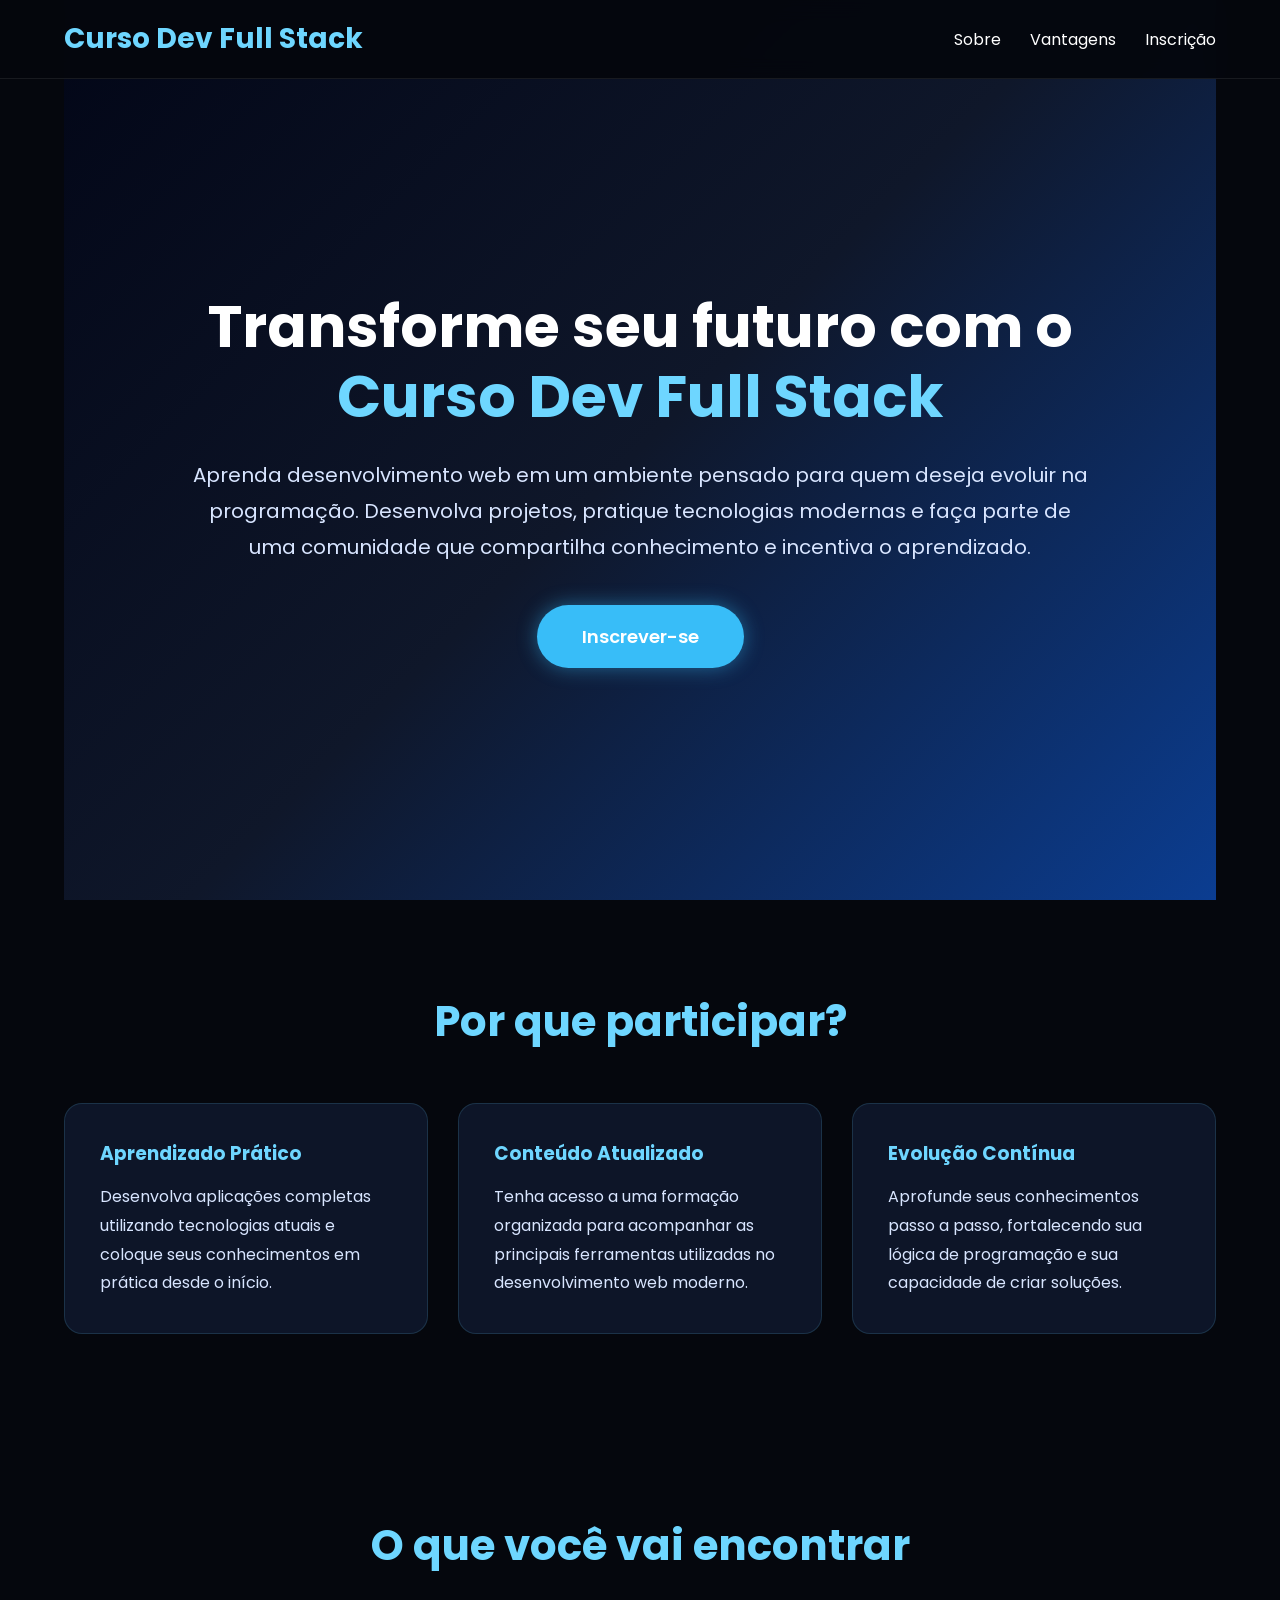
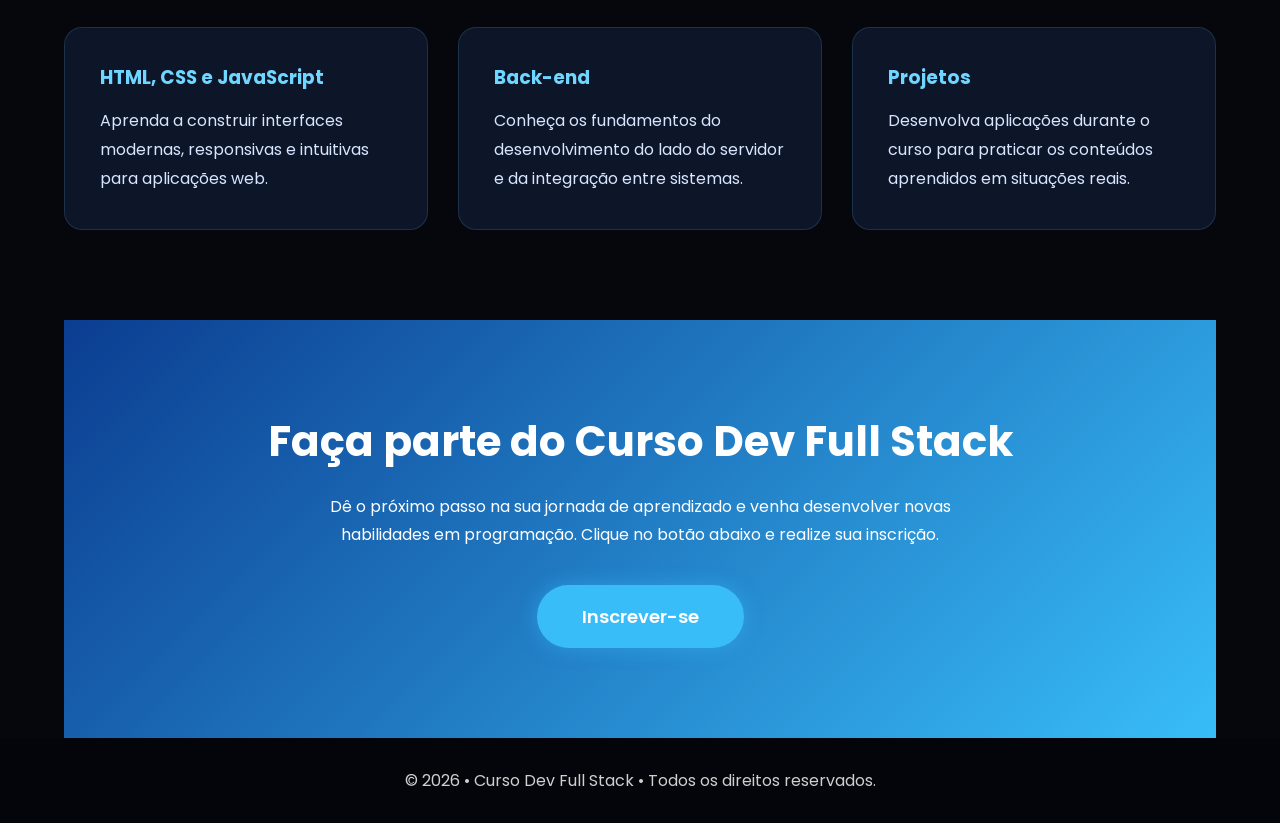
<file: index.html>
<!DOCTYPE html>
<html lang="pt-BR">

<head>
    <meta charset="UTF-8">
    <meta name="viewport" content="width=device-width, initial-scale=1.0">
    <title>Curso Dev Full Stack</title>
    <link rel="stylesheet" href="style2.css">
    <link href="https://fonts.googleapis.com/css2?family=Poppins:wght@300;400;500;600;700;800&display=swap"
        rel="stylesheet">
</head>

<body>

    <header>

        <div class="menu">

            <div class="logo">
                Curso Dev Full Stack
            </div>

            <nav>
                <a href="#sobre">Sobre</a>
                <a href="#vantagens">Vantagens</a>
                <a href="#inscricao">Inscrição</a>
            </nav>

        </div>

    </header>

    <section class="hero">

        <div class="hero-content">

            <h1>
                Transforme seu futuro com o <span>Curso Dev Full Stack</span>
            </h1>

            <p>
                Aprenda desenvolvimento web em um ambiente pensado para quem deseja evoluir na programação. Desenvolva
                projetos, pratique tecnologias modernas e faça parte de uma comunidade que compartilha conhecimento e
                incentiva o aprendizado.
            </p>

            <a href="formulario.html" class="btn">
                Inscrever-se
            </a>

        </div>

    </section>

    <section id="sobre">

        <h2 class="titulo">
            Por que participar?
        </h2>

        <div class="cards">

            <div class="card">
                <h3>Aprendizado Prático</h3>
                <p>
                    Desenvolva aplicações completas utilizando tecnologias atuais e coloque seus conhecimentos em
                    prática desde o início.
                </p>
            </div>

            <div class="card">
                <h3>Conteúdo Atualizado</h3>
                <p>
                    Tenha acesso a uma formação organizada para acompanhar as principais ferramentas utilizadas no
                    desenvolvimento web moderno.
                </p>
            </div>

            <div class="card">
                <h3>Evolução Contínua</h3>
                <p>
                    Aprofunde seus conhecimentos passo a passo, fortalecendo sua lógica de programação e sua capacidade
                    de criar soluções.
                </p>
            </div>

        </div>

    </section>

    <section id="vantagens">

        <h2 class="titulo">
            O que você vai encontrar
        </h2>

        <div class="cards">

            <div class="card">
                <h3>HTML, CSS e JavaScript</h3>
                <p>
                    Aprenda a construir interfaces modernas, responsivas e intuitivas para aplicações web.
                </p>
            </div>

            <div class="card">
                <h3>Back-end</h3>
                <p>
                    Conheça os fundamentos do desenvolvimento do lado do servidor e da integração entre sistemas.
                </p>
            </div>

            <div class="card">
                <h3>Projetos</h3>
                <p>
                    Desenvolva aplicações durante o curso para praticar os conteúdos aprendidos em situações reais.
                </p>
            </div>

        </div>

    </section>

    <section class="cta" id="inscricao">

        <h2>
            Faça parte do Curso Dev Full Stack
        </h2>

        <p>
            Dê o próximo passo na sua jornada de aprendizado e venha desenvolver novas habilidades em programação.
            Clique no botão abaixo e realize sua inscrição.
        </p>

        <a href="formulario.html" class="btn">
            Inscrever-se
        </a>

    </section>

    <footer>

        <p>
            © 2026 • Curso Dev Full Stack • Todos os direitos reservados.
        </p>

    </footer>

</body>

</html>
</file>
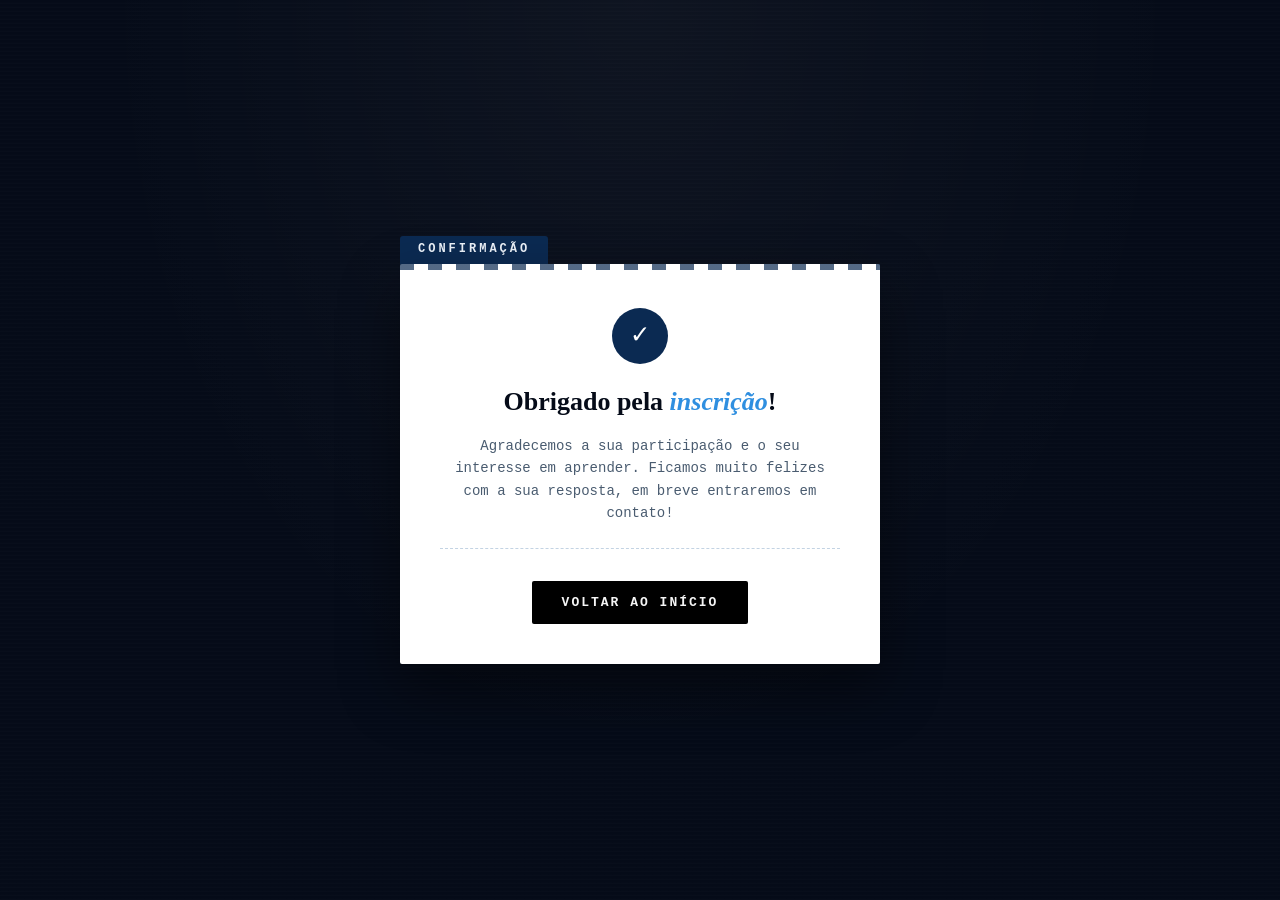
<file: agradecimento.html>
<!DOCTYPE html>
<html lang="pt-BR">
<head>
    <meta charset="UTF-8">
    <meta name="viewport" content="width=device-width, initial-scale=1.0">
    <title>Agradecimento</title>
    <link rel="stylesheet" href="style3.css">
</head>

<body>

    <div class="case-file">
        <span class="tab">Confirmação</span>
        <div class="folder">
            <div class="check">✓</div>

            <h1>Obrigado pela <span>inscrição</span>!</h1>

            <p class="msg">
                Agradecemos a sua participação e o seu interesse em aprender.
                Ficamos muito felizes com a sua resposta, em breve entraremos
                em contato!
            </p>

            <a href="index.html" class="back-btn">Voltar ao início</a>
        </div>
    </div>

</body>
</html>
</file>
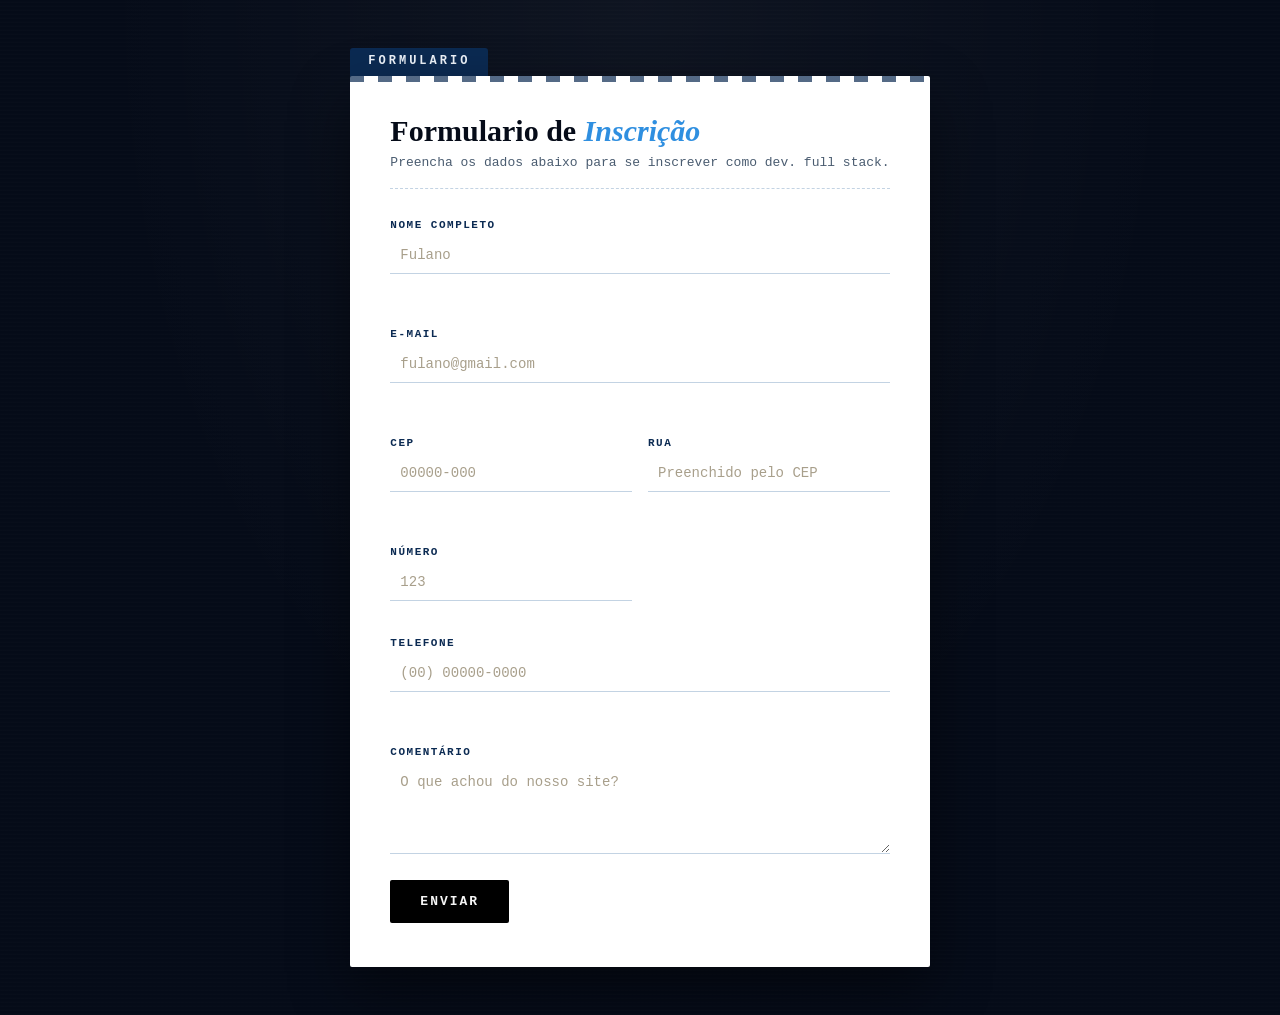
<file: formulario.html>
<!DOCTYPE html>
<html lang="pt-BR">

<head>
    <meta charset="UTF-8">
    <meta name="viewport" content="width=device-width, initial-scale=1.0">
    <title>Formulario de Inscrição</title>
    <link rel="stylesheet" href="style.css">
</head>

<body>

    <form id="dossierForm" action="https://formspree.io/f/maqgkjyy" method="POST" novalidate>

        <div class="case-file">
            <span class="tab">Formulario</span>

            <div class="folder">
                <h1>Formulario de <span>Inscrição</span></h1>

                <div class="subtitle">
                    Preencha os dados abaixo para se inscrever como dev. full stack.
                </div>

                <div class="grid">

                    <div class="field full">
                        <label for="nome">Nome completo</label>
                        <input type="text" id="nome" name="nome" placeholder="Fulano" required>
                        <div class="hint" id="hint-nome"></div>
                    </div>

                    <div class="field full">
                        <label for="email">E-mail</label>
                        <input type="email" id="email" name="email" placeholder="fulano@gmail.com" required>
                        <div class="hint" id="hint-email"></div>
                    </div>

                    <div class="field">
                        <label for="cep">CEP</label>
                        <input type="text" id="cep" name="cep" placeholder="00000-000" maxlength="9" required>
                        <div class="hint" id="hint-cep"></div>
                    </div>

                    <div class="field">
                        <label for="rua">Rua</label>
                        <input type="text" id="rua" name="rua" placeholder="Preenchido pelo CEP" required>
                        <div class="hint" id="hint-rua"></div>
                    </div>

                    <div class="field">
                        <label for="numero">Número</label>
                        <input type="text" id="numero" name="numero" placeholder="123" required>
                    </div>

                    <div class="field full">
                        <label for="telefone">Telefone</label>
                        <input type="text" id="telefone" name="telefone" placeholder="(00) 00000-0000" maxlength="15" required>
                        <div class="hint" id="hint-telefone"></div>
                    </div>

                    <div class="field full">
                        <label for="comentario">Comentário</label>
                        <textarea id="comentario" name="comentario" placeholder="O que achou do nosso site?" required></textarea>
                    </div>

                </div>

                <div class="submit-row">
                    <button type="submit" id="btnEnviar">Enviar</button>
                    <span class="status" id="status"></span>
                </div>

            </div>
        </div>

    </form>

    <script src="script2.js"></script>

</body>

</html>
</file>
<file: style2.css>
*{
            margin:0;
            padding:0;
            box-sizing:border-box;
            font-family:'Poppins',sans-serif;
            scroll-behavior:smooth;
        }

        body{
            background:#05070d;
            color:#fff;
        }

        header{
            width:100%;
            position:fixed;
            top:0;
            left:0;
            z-index:1000;
            background:rgba(5,7,13,.95);
            backdrop-filter:blur(10px);
            border-bottom:1px solid rgba(255,255,255,.08);
        }

        .menu{
            width:90%;
            max-width:1200px;
            margin:auto;
            display:flex;
            justify-content:space-between;
            align-items:center;
            padding:18px 0;
        }

        .logo{
            font-size:28px;
            font-weight:700;
            color:#6ed6ff;
        }

        nav a{
            text-decoration:none;
            color:white;
            margin-left:25px;
            transition:.3s;
        }

        nav a:hover{
            color:#6ed6ff;
        }

        .hero{
            min-height:100vh;
            display:flex;
            align-items:center;
            justify-content:center;
            text-align:center;
            padding:140px 20px 80px;
            background:linear-gradient(135deg,#020617,#0f172a,#0b3d91);
        }

        .hero-content{
            max-width:900px;
        }

        .hero h1{
            font-size:58px;
            line-height:1.2;
            margin-bottom:25px;
        }

        .hero span{
            color:#6ed6ff;
        }

        .hero p{
            font-size:20px;
            color:#d8e5ff;
            margin-bottom:40px;
            line-height:1.8;
        }

        .btn{
            display:inline-block;
            background:#38bdf8;
            color:white;
            text-decoration:none;
            padding:18px 45px;
            border-radius:50px;
            font-size:18px;
            font-weight:600;
            transition:.3s;
            box-shadow:0 0 20px rgba(56,189,248,.45);
        }

        .btn:hover{
            transform:translateY(-4px);
            background:#1ea7e8;
        }

        section{
            width:90%;
            max-width:1200px;
            margin:auto;
            padding:90px 0;
        }

        .titulo{
            text-align:center;
            font-size:42px;
            color:#6ed6ff;
            margin-bottom:50px;
        }

        .cards{
            display:grid;
            grid-template-columns:repeat(auto-fit,minmax(280px,1fr));
            gap:30px;
        }

        .card{
            background:#0d1528;
            border:1px solid rgba(110,214,255,.15);
            border-radius:18px;
            padding:35px;
            transition:.4s;
        }

        .card:hover{
            transform:translateY(-10px);
            border-color:#6ed6ff;
            box-shadow:0 15px 40px rgba(0,0,0,.4);
        }

        .card h3{
            color:#6ed6ff;
            margin-bottom:15px;
        }

        .card p{
            color:#d8e5ff;
            line-height:1.8;
        }

        .cta{
            text-align:center;
            background:linear-gradient(135deg,#0b3d91,#38bdf8);
            padding:90px 20px;
        }

        .cta h2{
            font-size:42px;
            margin-bottom:20px;
        }

        .cta p{
            max-width:700px;
            margin:auto;
            line-height:1.8;
            margin-bottom:35px;
        }

        footer{
            background:#03050a;
            text-align:center;
            padding:30px;
            color:#cfcfcf;
        }

        @media(max-width:768px){

            .hero h1{
                font-size:38px;
            }

            nav{
                display:none;
            }

            .hero p{
                font-size:18px;
            }

            .titulo{
                font-size:32px;
            }

            .cta h2{
                font-size:30px;
            }

        }
</file>
<file: style3.css>
:root {
    --ink: #050b18;
    --paper: #ffffff;
    --paper-light: #eef4fb;
    --deep: #0b2a52;
    --sky: #2f8fe0;
    --line: #c3d3e3;
    --muted: #4a5c70;
}

* {
    box-sizing: border-box;
}

body {
    margin: 0;
    font-family: 'Courier New', Courier, monospace;
    background: var(--ink);
    background-image:
        radial-gradient(ellipse at top, rgba(255, 255, 255, 0.04), transparent 60%),
        repeating-linear-gradient(0deg, rgba(255, 255, 255, 0.015) 0px, transparent 2px, transparent 4px);
    color: var(--paper);
    min-height: 100vh;
    padding: 48px 20px;
    display: flex;
    justify-content: center;
    align-items: center;
}

.case-file {
    width: 100%;
    max-width: 480px;
}

.tab {
    background: var(--deep);
    color: var(--paper-light);
    display: inline-block;
    padding: 6px 18px 8px;
    font-size: 12px;
    letter-spacing: 3px;
    text-transform: uppercase;
    border-radius: 3px 3px 0 0;
    font-weight: bold;
}

.folder {
    background: var(--paper);
    color: var(--ink);
    padding: 44px 40px 40px;
    border-radius: 2px;
    box-shadow: 0 25px 60px rgba(0, 0, 0, 0.45);
    position: relative;
    text-align: center;
}

.folder::before {
    content: "";
    position: absolute;
    top: 0;
    left: 0;
    right: 0;
    height: 6px;
    background: repeating-linear-gradient(90deg, var(--deep) 0 14px, transparent 14px 28px);
    opacity: 0.7;
}

.check {
    width: 56px;
    height: 56px;
    line-height: 56px;
    margin: 0 auto 22px;
    border-radius: 50%;
    background: var(--deep);
    color: #ffffff;
    font-size: 28px;
    font-weight: bold;
}

h1 {
    font-family: Georgia, 'Times New Roman', serif;
    font-size: 26px;
    line-height: 1.2;
    margin: 0 0 18px;
    color: var(--ink);
}

h1 span {
    color: var(--sky);
    font-style: italic;
}

.msg {
    font-size: 14px;
    line-height: 1.6;
    color: var(--muted);
    margin: 0 0 32px;
    padding-bottom: 24px;
    border-bottom: 1px dashed var(--line);
}

.back-btn {
    display: inline-block;
    background: #000000;
    color: #f5f5f5;
    text-decoration: none;
    padding: 14px 30px;
    font-family: 'Courier New', Courier, monospace;
    font-size: 13px;
    letter-spacing: 2px;
    text-transform: uppercase;
    font-weight: bold;
    border-radius: 2px;
    transition: background .15s, transform .15s;
}

.back-btn:hover {
    background: var(--sky);
}

.back-btn:active {
    transform: scale(0.98);
}

@media (max-width:560px) {
    .folder {
        padding: 34px 24px 32px;
    }
}
</file>
<file: style.css>
:root {
    --ink: #050b18;
    --paper: #ffffff;
    --paper-light: #eef4fb;
    --red: #0b2a52;
    --red-bright: #2f8fe0;
    --line: #c3d3e3;
    --muted: #4a5c70;
}

* {
    box-sizing: border-box;
}

body {
    margin: 0;
    font-family: 'Courier New', Courier, monospace;
    background: var(--ink);
    background-image:
        radial-gradient(ellipse at top, rgba(255, 255, 255, 0.04), transparent 60%),
        repeating-linear-gradient(0deg, rgba(255, 255, 255, 0.015) 0px, transparent 2px, transparent 4px);
    color: var(--paper);
    min-height: 100vh;
    padding: 48px 20px;
    display: flex;
    justify-content: center;
}

.case-file {
    width: 100%;
    max-width: 640px;
}

.tab {
    background: var(--red);
    color: var(--paper-light);
    display: inline-block;
    padding: 6px 18px 8px;
    font-size: 12px;
    letter-spacing: 3px;
    text-transform: uppercase;
    border-radius: 3px 3px 0 0;
    font-weight: bold;
}

.folder {
    background: var(--paper);
    color: var(--ink);
    padding: 38px 40px 44px;
    border-radius: 2px;
    box-shadow: 0 25px 60px rgba(0, 0, 0, 0.45);
    position: relative;
}

.folder::before {
    content: "";
    position: absolute;
    top: 0;
    left: 0;
    right: 0;
    height: 6px;
    background: repeating-linear-gradient(90deg, var(--red) 0 14px, transparent 14px 28px);
    opacity: 0.7;
}

.case-number {
    font-size: 12px;
    color: var(--muted);
    letter-spacing: 2px;
    margin-bottom: 6px;
}

h1 {
    font-family: Georgia, 'Times New Roman', serif;
    font-size: 30px;
    line-height: 1.15;
    margin: 0 0 6px;
    color: var(--ink);
}

h1 span {
    color: var(--red-bright);
    font-style: italic;
}

.subtitle {
    font-size: 13px;
    color: var(--muted);
    margin-bottom: 30px;
    padding-bottom: 18px;
    border-bottom: 1px dashed var(--line);
}

.grid {
    display: grid;
    grid-template-columns: 1fr 1fr;
    gap: 18px 16px;
}

.field {
    display: flex;
    flex-direction: column;
    margin-bottom: 18px;
}

.field.full {
    grid-column: 1 / -1;
}

label {
    font-size: 11px;
    letter-spacing: 1.5px;
    text-transform: uppercase;
    color: var(--red);
    margin-bottom: 6px;
    font-weight: bold;
}

input,
textarea {
    font-family: 'Courier New', Courier, monospace;
    font-size: 14px;
    padding: 10px;
    border: none;
    border-bottom: 1.5px solid var(--line);
    background: transparent;
    color: var(--ink);
    outline: none;
    transition: border-color .2s;
}

input::placeholder,
textarea::placeholder {
    color: #a89f8b;
}

input:focus,
textarea:focus {
    border-bottom-color: var(--red-bright);
}

textarea {
    resize: vertical;
    min-height: 90px;
}

.hint {
    font-size: 11px;
    color: var(--muted);
    margin-top: 4px;
    min-height: 14px;
}

.hint.ok {
    color: #3a6b35;
}

.hint.err {
    color: #b5302f;
}

.submit-row {
    margin-top: 8px;
    display: flex;
    align-items: center;
    gap: 16px;
}

button {
    background: #000000;
    color: #f5f5f5;
    border: none;
    padding: 14px 30px;
    font-family: 'Courier New', Courier, monospace;
    font-size: 13px;
    letter-spacing: 2px;
    text-transform: uppercase;
    font-weight: bold;
    cursor: pointer;
    border-radius: 2px;
    transition: background .15s, transform .15s;
}

button:hover {
    background: var(--red-bright);
}

button:active {
    transform: scale(0.98);
}

button:disabled {
    background: #a89f8b;
    cursor: not-allowed;
}

.status {
    font-size: 12px;
    color: var(--muted);
}

.stamp {
    position: absolute;
    bottom: 28px;
    right: 36px;
    font-size: 11px;
    letter-spacing: 2px;
    color: var(--line);
    transform: rotate(-6deg);
    border: 1px solid var(--line);
    padding: 3px 8px;
    text-transform: uppercase;
}

@media (max-width:560px) {
    .grid {
        grid-template-columns: 1fr;
    }

    .folder {
        padding: 28px 22px 36px;
    }
}
</file>
